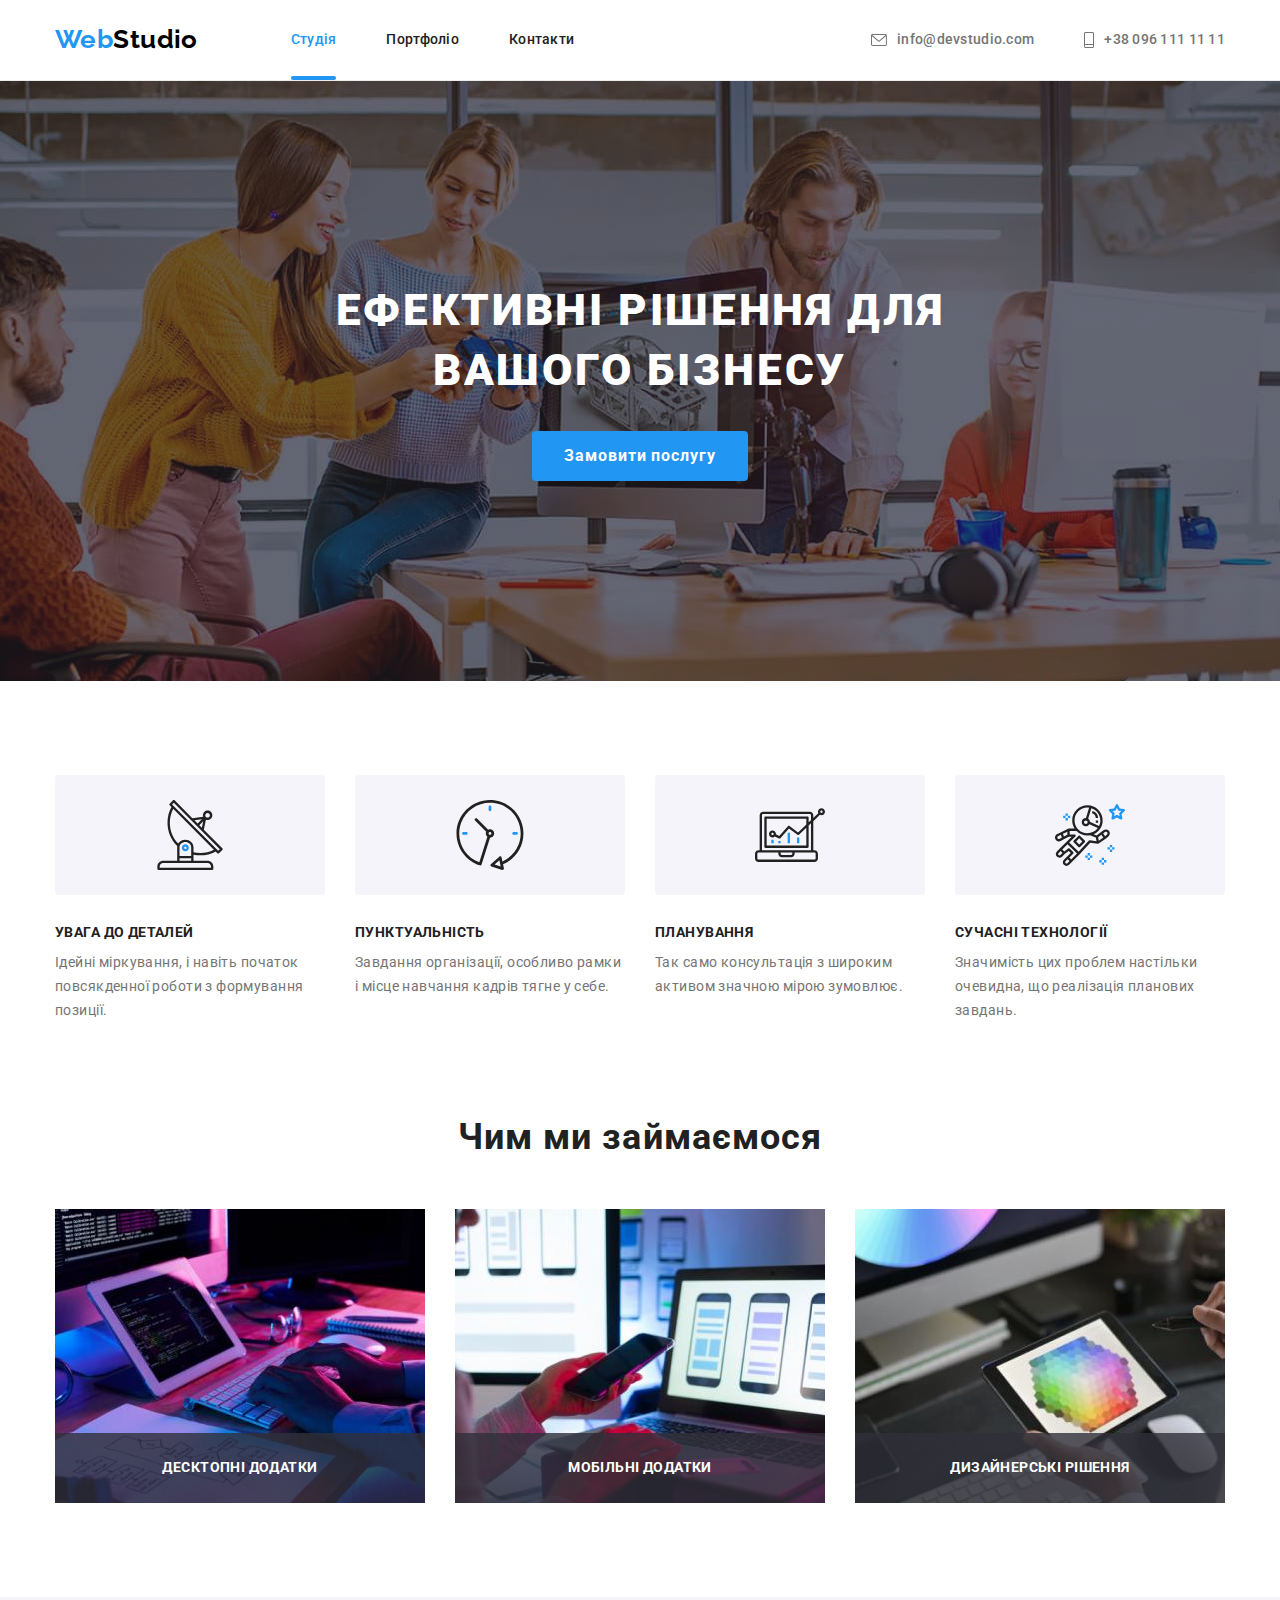
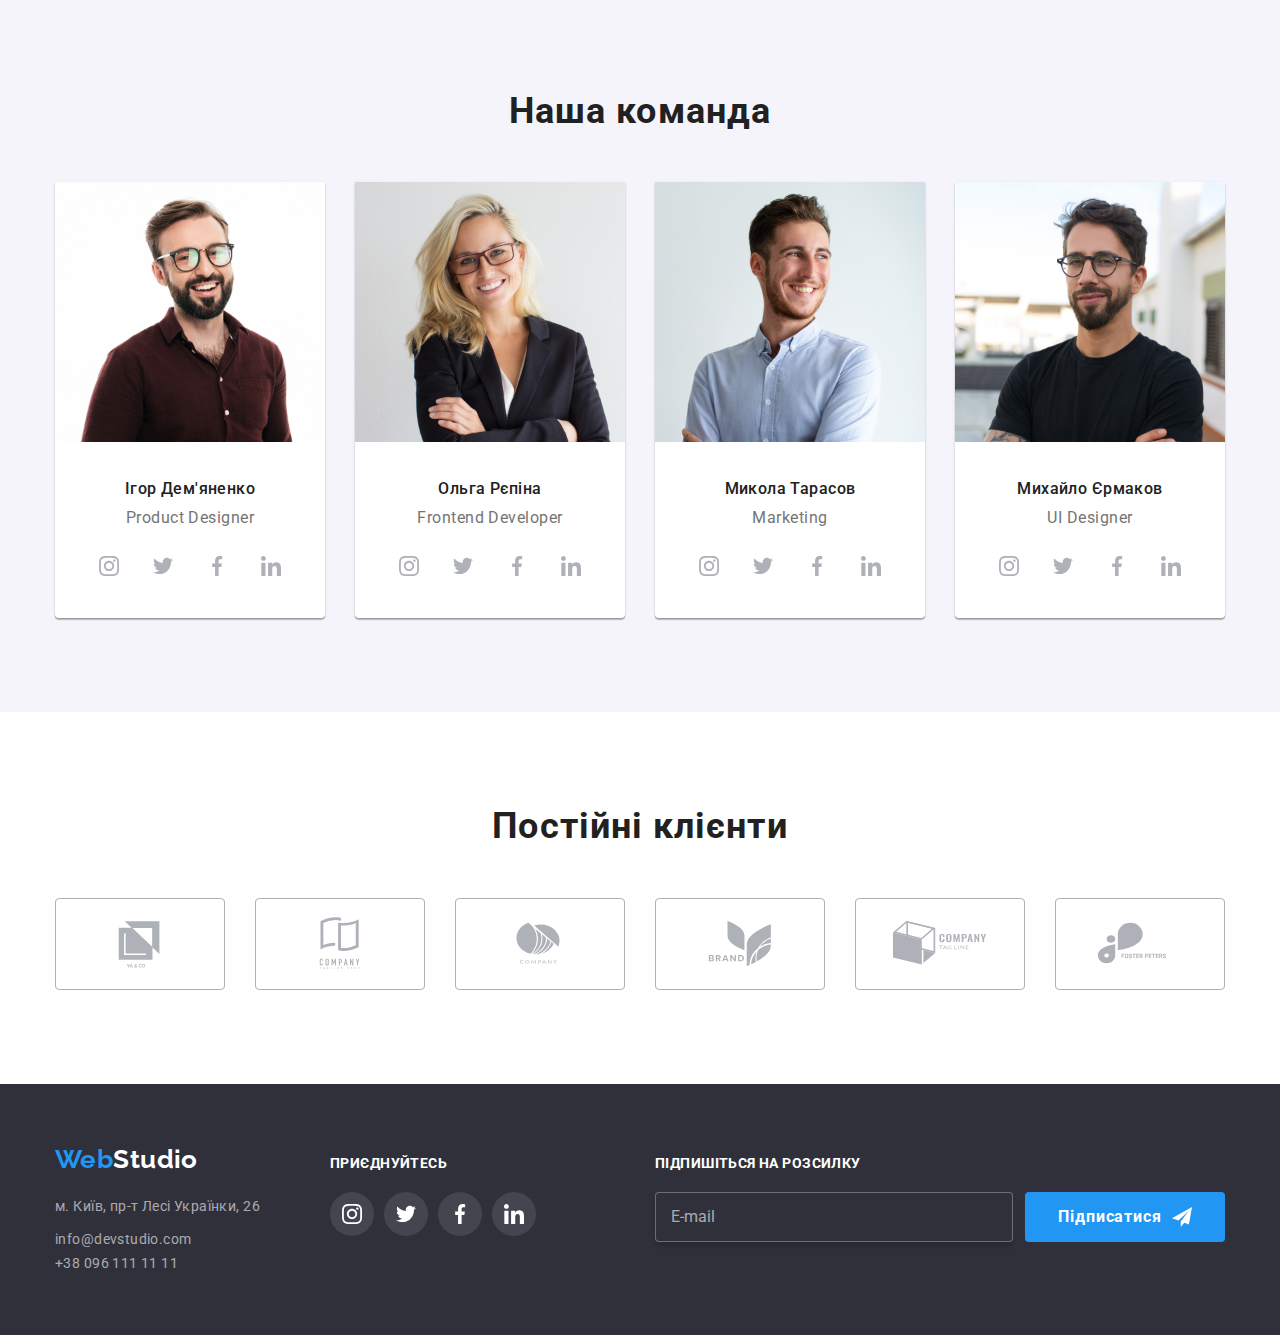
<file: index.html>
<!DOCTYPE html>
<html lang="uk">
  <head>
    <meta charset="UTF-8" />
    <meta http-equiv="X-UA-Compatible" content="IE=edge" />
    <meta name="viewport" content="width=device-width, initial-scale=1.0" />
    <title>WebStudio</title>
    <link rel="preconnect" href="https://fonts.googleapis.com" />
    <link rel="preconnect" href="https://fonts.gstatic.com" crossorigin />
    <link
      href="https://fonts.googleapis.com/css2?family=Raleway:wght@700&family=Roboto:wght@400;500;700;900&display=swap"
      rel="stylesheet"
    />
    <link
      rel="stylesheet"
      href="https://cdnjs.cloudflare.com/ajax/libs/modern-normalize/1.1.0/modern-normalize.min.css"
    />
    <link rel="stylesheet" href="./css/main.min.css" />
  </head>
  <body>
    <header class="header">
      <div class="container main-nav">
        <nav class="navigation">
          <a href="./index.html" class="navigation__logo"
            >Web<span class="nav-color">Studio</span></a
          >
          <ul class="nav-list list">
            <li class="nav-list__item">
              <div class="nav-list__line">
                <a href="./index.html" class="nav-list__link nav-list__studio">Студія</a>
              </div>
            </li>

            <li class="nav-list__item">
              <div class="">
                <a href="./portfolio.html" class="nav-list__link">Портфоліо</a>
              </div>
            </li>

            <li class="nav-list__item">
              <div class=""><a href="" class="nav-list__link">Контакти</a></div>
            </li>
          </ul>
        </nav>

        <ul class="auth-list list">
          <li class="auth-list__item">
            <a href="mailto:info@devstudio.com" class="auth-list__link">
              <svg class="mail-icon">
                <use href="./img/sprites.svg#icon-mail"></use>
              </svg>
              info@devstudio.com</a
            >
          </li>
          <li class="auth-list__item">
            <a href="tel:+380961111111" class="auth-list__link link-mob">
              <svg class="mob-icon">
                <use href="./img/sprites.svg#icon-mob"></use>
              </svg>
              +38 096 111 11 11</a
            >
          </li>
        </ul>
      </div>
    </header>

    <main>
      <!-- Site Title-->
      <section class="main-section main-section--background">
        <div class="container">
          <h1 class="section-title">Ефективні рішення для вашого бізнесу</h1>
          <button type="button" class="section-title__button" data-modal-open>
            Замовити послугу
          </button>
        </div>
      </section>

      <!-- Our advantages -->
      <section class="section-advantages section">
        <h2 class="advantages-title visually-hidden">Нашi переваги</h2>
        <div class="container">
          <ul class="advantages-list list">
            <li class="advantages-list__item">
              <div class="advantages-list__logo">
                <svg class="advantages-list__icon">
                  <use href="./img/sprites.svg#icon-antenna"></use>
                </svg>
              </div>

              <h3 class="advantages-list__title">УВАГА ДО ДЕТАЛЕЙ</h3>
              <p>Ідейні міркування, і навіть початок повсякденної роботи з формування позиції.</p>
            </li>
            <li class="advantages-list__item">
              <div class="advantages-list__logo">
                <svg class="advantages-list__icon">
                  <use href="./img/sprites.svg#icon-clock"></use>
                </svg>
              </div>

              <h3 class="advantages-list__title">ПУНКТУАЛЬНІСТЬ</h3>
              <p class="advantages-text">
                Завдання організації, особливо рамки і місце навчання кадрів тягне у себе.
              </p>
            </li>
            <li class="advantages-list__item">
              <div class="advantages-list__logo">
                <svg class="advantages-list__icon">
                  <use href="./img/sprites.svg#icon-diagram"></use>
                </svg>
              </div>

              <h3 class="advantages-list__title">ПЛАНУВАННЯ</h3>
              <p>Так само консультація з широким активом значною мірою зумовлює.</p>
            </li>
            <li class="advantages-list__item">
              <div class="advantages-list__logo">
                <svg class="advantages-list__icon">
                  <use href="./img/sprites.svg#icon-astronaut"></use>
                </svg>
              </div>

              <h3 class="advantages-list__title">СУЧАСНІ ТЕХНОЛОГІЇ</h3>
              <p>Значимість цих проблем настільки очевидна, що реалізація планових завдань.</p>
            </li>
          </ul>
        </div>
      </section>

      <!--What we are doing-->
      <section class="section-information section">
        <div class="container">
          <h2 class="title">Чим ми займаємося</h2>

          <ul class="list-img list">
            <li class="list-img__item">
              <div class="list-img__text">
                <img
                  src="./img/tablet1.jpg"
                  alt="Робота з планшетом"
                  width="370"
                  class="list-img__img"
                />
                <div class="img-description">
                  <p class="img-description__text">Десктопні додатки</p>
                </div>
              </div>
            </li>
            <li class="list-img__item">
              <div class="list-img__text">
                <img
                  src="./img/tablet2.jpg"
                  alt="Робота з ноутбуком"
                  width="370"
                  class="list-img__img"
                />
                <div class="img-description">
                  <p class="img-description__text">Мобільні додатки</p>
                </div>
              </div>
            </li>
            <li class="list-img__item">
              <div class="list-img__text">
                <img
                  src="./img/tablet3.jpg"
                  alt="Малювання на планшетi"
                  width="370"
                  class="list-img__img"
                />
                <div class="img-description">
                  <p class="img-description__text">Дизайнерські рішення</p>
                </div>
              </div>
            </li>
          </ul>
        </div>
      </section>

      <!--Our team-->

      <section class="section-team section">
        <div class="container">
          <h2 class="title">Наша команда</h2>

          <ul class="list-team list">
            <li class="list-team__cards">
              <img src="./img/Our-team1.jpg" alt="Чоловiк у коричневiй сорочцi" width="270" />

              <div class="wrap">
                <h3 class="list-team__title item">Ігор Дем'яненко</h3>
                <p class="list-team__description item">Product Designer</p>

                <ul class="social-list list">
                  <li class="social-list__item">
                    <a href="https://www.instagram.com/" class="social-list__links">
                      <svg class="social-list__icon">
                        <use href="./img/sprites.svg#icon-instagram"></use>
                      </svg>
                    </a>
                  </li>
                  <li class="social-list__item">
                    <a href="https://twitter.com/" class="social-list__links">
                      <svg class="social-list__icon">
                        <use href="./img/sprites.svg#icon-twitter"></use>
                      </svg>
                    </a>
                  </li>
                  <li class="social-list__item">
                    <a href="https://www.facebook.com/" class="social-list__links">
                      <svg class="social-list__icon">
                        <use href="./img/sprites.svg#icon-facebook"></use>
                      </svg>
                    </a>
                  </li>
                  <li class="social-list__item">
                    <a href="https://www.linkedin.com/" class="social-list__links">
                      <svg class="social-list__icon">
                        <use href="./img/sprites.svg#icon-linkedin"></use>
                      </svg>
                    </a>
                  </li>
                </ul>
              </div>
            </li>

            <li class="list-team__cards">
              <img src="./img/Our-team2.jpg" alt="Жiнка у чорному пiджаку" width="270" />

              <div class="wrap">
                <h3 class="list-team__title item">Ольга Рєпіна</h3>
                <p class="list-team__description item">Frontend Developer</p>

                <ul class="social-list list list">
                  <li class="social-list__item">
                    <a href="https://www.instagram.com/" class="social-list__links">
                      <svg class="social-list__icon">
                        <use href="./img/sprites.svg#icon-instagram"></use>
                      </svg>
                    </a>
                  </li>
                  <li class="social-list__item">
                    <a href="https://twitter.com/" class="social-list__links">
                      <svg class="social-list__icon">
                        <use href="./img/sprites.svg#icon-twitter"></use>
                      </svg>
                    </a>
                  </li>
                  <li class="social-list__item">
                    <a href="https://www.facebook.com/" class="social-list__links">
                      <svg class="social-list__icon">
                        <use href="./img/sprites.svg#icon-facebook"></use>
                      </svg>
                    </a>
                  </li>
                  <li class="social-list__item">
                    <a href="https://www.linkedin.com/" class="social-list__links">
                      <svg class="social-list__icon">
                        <use href="./img/sprites.svg#icon-linkedin"></use>
                      </svg>
                    </a>
                  </li>
                </ul>
              </div>
            </li>

            <li class="list-team__cards">
              <img src="./img/Our-team3.jpg" alt="Чоловiк у бiлой сорочцi" width="270" />

              <div class="wrap">
                <h3 class="list-team__title item">Микола Тарасов</h3>
                <p class="list-team__description item">Marketing</p>

                <ul class="social-list list list">
                  <li class="social-list__item">
                    <a href="https://www.instagram.com/" class="social-list__links">
                      <svg class="social-list__icon">
                        <use href="./img/sprites.svg#icon-instagram"></use>
                      </svg>
                    </a>
                  </li>
                  <li class="social-list__item">
                    <a href="https://twitter.com/" class="social-list__links">
                      <svg class="social-list__icon">
                        <use href="./img/sprites.svg#icon-twitter"></use>
                      </svg>
                    </a>
                  </li>
                  <li class="social-list__item">
                    <a href="https://www.facebook.com/" class="social-list__links">
                      <svg class="social-list__icon">
                        <use href="./img/sprites.svg#icon-facebook"></use>
                      </svg>
                    </a>
                  </li>
                  <li class="social-list__item">
                    <a href="https://www.linkedin.com/" class="social-list__links">
                      <svg class="social-list__icon">
                        <use href="./img/sprites.svg#icon-linkedin"></use>
                      </svg>
                    </a>
                  </li>
                </ul>
              </div>
            </li>

            <li class="list-team__cards">
              <img src="./img/Our-team4.jpg" alt="Чоловiк у чорнiй футболцi" width="270" />

              <div class="wrap">
                <h3 class="list-team__title item">Михайло Єрмаков</h3>
                <p class="list-team__description item">UI Designer</p>

                <ul class="social-list list list">
                  <li class="social-list__item">
                    <a href="https://www.instagram.com/" class="social-list__links">
                      <svg class="social-list__icon">
                        <use href="./img/sprites.svg#icon-instagram"></use>
                      </svg>
                    </a>
                  </li>
                  <li class="social-list__item">
                    <a href="https://twitter.com/" class="social-list__links">
                      <svg class="social-list__icon">
                        <use href="./img/sprites.svg#icon-twitter"></use>
                      </svg>
                    </a>
                  </li>
                  <li class="social-list__item">
                    <a href="https://www.facebook.com/" class="social-list__links">
                      <svg class="social-list__icon">
                        <use href="./img/sprites.svg#icon-facebook"></use>
                      </svg>
                    </a>
                  </li>
                  <li class="social-list__item">
                    <a href="https://www.linkedin.com/" class="social-list__links">
                      <svg class="social-list__icon">
                        <use href="./img/sprites.svg#icon-linkedin"></use>
                      </svg>
                    </a>
                  </li>
                </ul>
              </div>
            </li>
          </ul>
        </div>
      </section>

      <!-- Partners -->

      <section class="section">
        <div class="container">
          <h2 class="title">Постійні клієнти</h2>

          <ul class="list-partners list">
            <li class="list-partners__item">
              <a href="" class="list-partners__links">
                <svg class="icon-partners">
                  <use href="./img/sprites.svg#icon-Logo1"></use>
                </svg>
              </a>
            </li>
            <li class="list-partners__item">
              <a href="" class="list-partners__links"
                ><svg class="icon-partners">
                  <use href="./img/sprites.svg#icon-Logo2"></use></svg
              ></a>
            </li>
            <li class="list-partners__item">
              <a href="" class="list-partners__links"
                ><svg class="icon-partners">
                  <use href="./img/sprites.svg#icon-Logo3"></use></svg
              ></a>
            </li>
            <li class="list-partners__item">
              <a href="" class="list-partners__links"
                ><svg class="icon-partners">
                  <use href="./img/sprites.svg#icon-Logo4"></use></svg
              ></a>
            </li>
            <li class="list-partners__item">
              <a href="" class="list-partners__links"
                ><svg class="icon-partners">
                  <use href="./img/sprites.svg#icon-Logo5"></use></svg
              ></a>
            </li>
            <li class="list-partners__item">
              <a href="" class="list-partners__links"
                ><svg class="icon-partners">
                  <use href="./img/sprites.svg#icon-Logo6"></use></svg
              ></a>
            </li>
          </ul>
        </div>
      </section>
    </main>

    <!--Address-->
    <footer class="main-section footer">
      <div class="container footer-wrapper">
        <div class="address-wrapper">
          <a href="./index.html" class="navigation__logo main-section__logo"
            >Web<span class="address-color">Studio</span></a
          >

          <address>
            <ul class="list-address list">
              <li class="list-address__item">
                <a
                  href="https://goo.gl/maps/fLpn6MvoGNUkyfBc7"
                  target="_blank"
                  rel="noopener noreferrer"
                  class="list-address__link"
                  >м. Київ, пр-т Лесі Українки, 26</a
                >
              </li>
              <li class="list-address__item">
                <a href="mailto:info@devstudio.com" class="list-address__link"
                  >info@devstudio.com</a
                >
              </li>
              <li class="list-address__item">
                <a href="tel:+380961111111" class="list-address__link">+38 096 111 11 11</a>
              </li>
            </ul>
          </address>
        </div>

        <div>
          <p class="social-description">приєднуйтесь</p>

          <ul class="social-list list">
            <li class="social-list__item">
              <a href="https://www.instagram.com/" class="social-list__links footer-icons">
                <svg class="social-list__icon icon-socials">
                  <use href="./img/sprites.svg#icon-instagram"></use>
                </svg>
              </a>
            </li>
            <li class="social-list__item">
              <a href="https://twitter.com/" class="social-list__links footer-icons">
                <svg class="social-list__icon icon-socials">
                  <use href="./img/sprites.svg#icon-twitter"></use>
                </svg>
              </a>
            </li>
            <li class="social-list__item">
              <a href="https://www.facebook.com/" class="social-list__links footer-icons">
                <svg class="social-list__icon icon-socials">
                  <use href="./img/sprites.svg#icon-facebook"></use>
                </svg>
              </a>
            </li>
            <li class="social-list__item">
              <a href="https://www.linkedin.com/" class="social-list__links footer-icons">
                <svg class="social-list__icon icon-socials">
                  <use href="./img/sprites.svg#icon-linkedin"></use>
                </svg>
              </a>
            </li>
          </ul>
        </div>

        <form class="form-subscribe">
          <p class="social-description">Підпишіться на розсилку</p>
          <div class="form-subscribe__container">
            <input
              type="email"
              name="email"
              id="email"
              placeholder="E-mail"
              class="form-subscribe__input"
            />

            <button type="submit" class="button-subscribe section-title__button">
              Підписатися
              <svg class="button-subscribe__icon">
                <use href="./img/sprites.svg#icon-telegram"></use>
              </svg>
            </button>
          </div>
        </form>
      </div>
    </footer>

    <div class="backdrop is-hidden" data-modal>
      <div class="modal">
        <form class="form">
          <p class="modal-title">Залиште свої дані, ми вам передзвонимо</p>

          <label for="name" class="form__label">Ім'я</label>
          <div class="form-wrap">
            <input type="text" name="name" id="name" class="form__input" />
            <svg class="form-wrap__name form-wrap__svg">
              <use href="./img/sprites.svg#icon-name"></use>
            </svg>
          </div>

          <label for="tel" class="form__label">Телефон</label>
          <div class="form-wrap">
            <input type="tel" name="tel" id="tel" class="form__input" />
            <svg class="form-wrap__telephone form-wrap__svg">
              <use href="./img/sprites.svg#icon-telephone"></use>
            </svg>
          </div>

          <label for="email-form" class="form__label">Пошта</label>
          <div class="form-wrap">
            <input type="email" name="email" id="email-form" class="form__input" />
            <svg class="form-wrap__email form-wrap__svg">
              <use href="./img/sprites.svg#icon-email"></use>
            </svg>
          </div>

          <label for="Comment" class="form__label">Коментар</label>
          <textarea
            name="Comment"
            id="Comment"
            placeholder="Введіть текст"
            class="form__textarea"
          ></textarea>

          <div class="accept">
            <input
              type="checkbox"
              id="accept"
              name="accept"
              required
              class="visually-hidden form__input accept__input"
            />

            <label for="accept" class="form__label accept__label">
              <span class="accept__checkbox">
                <svg class="accept__svg">
                  <use href="./img/sprites.svg#icon-tick"></use>
                </svg>
              </span>
              Погоджуюся з розсилкою та приймаю
              <span class="accept-line accept__span"
                ><a href="" class="accept__link">Умови договору</a></span
              >
            </label>
          </div>

          <button type="submit" class="section-title__button form__button">Відправити</button>
        </form>
        <button class="modal-button" data-modal-close>
          <svg class="icon-modal">
            <use href="./img/sprites.svg#icon-close"></use>
          </svg>
        </button>
      </div>
    </div>

    <script src="./modal.js"></script>
  </body>
</html>
</file>
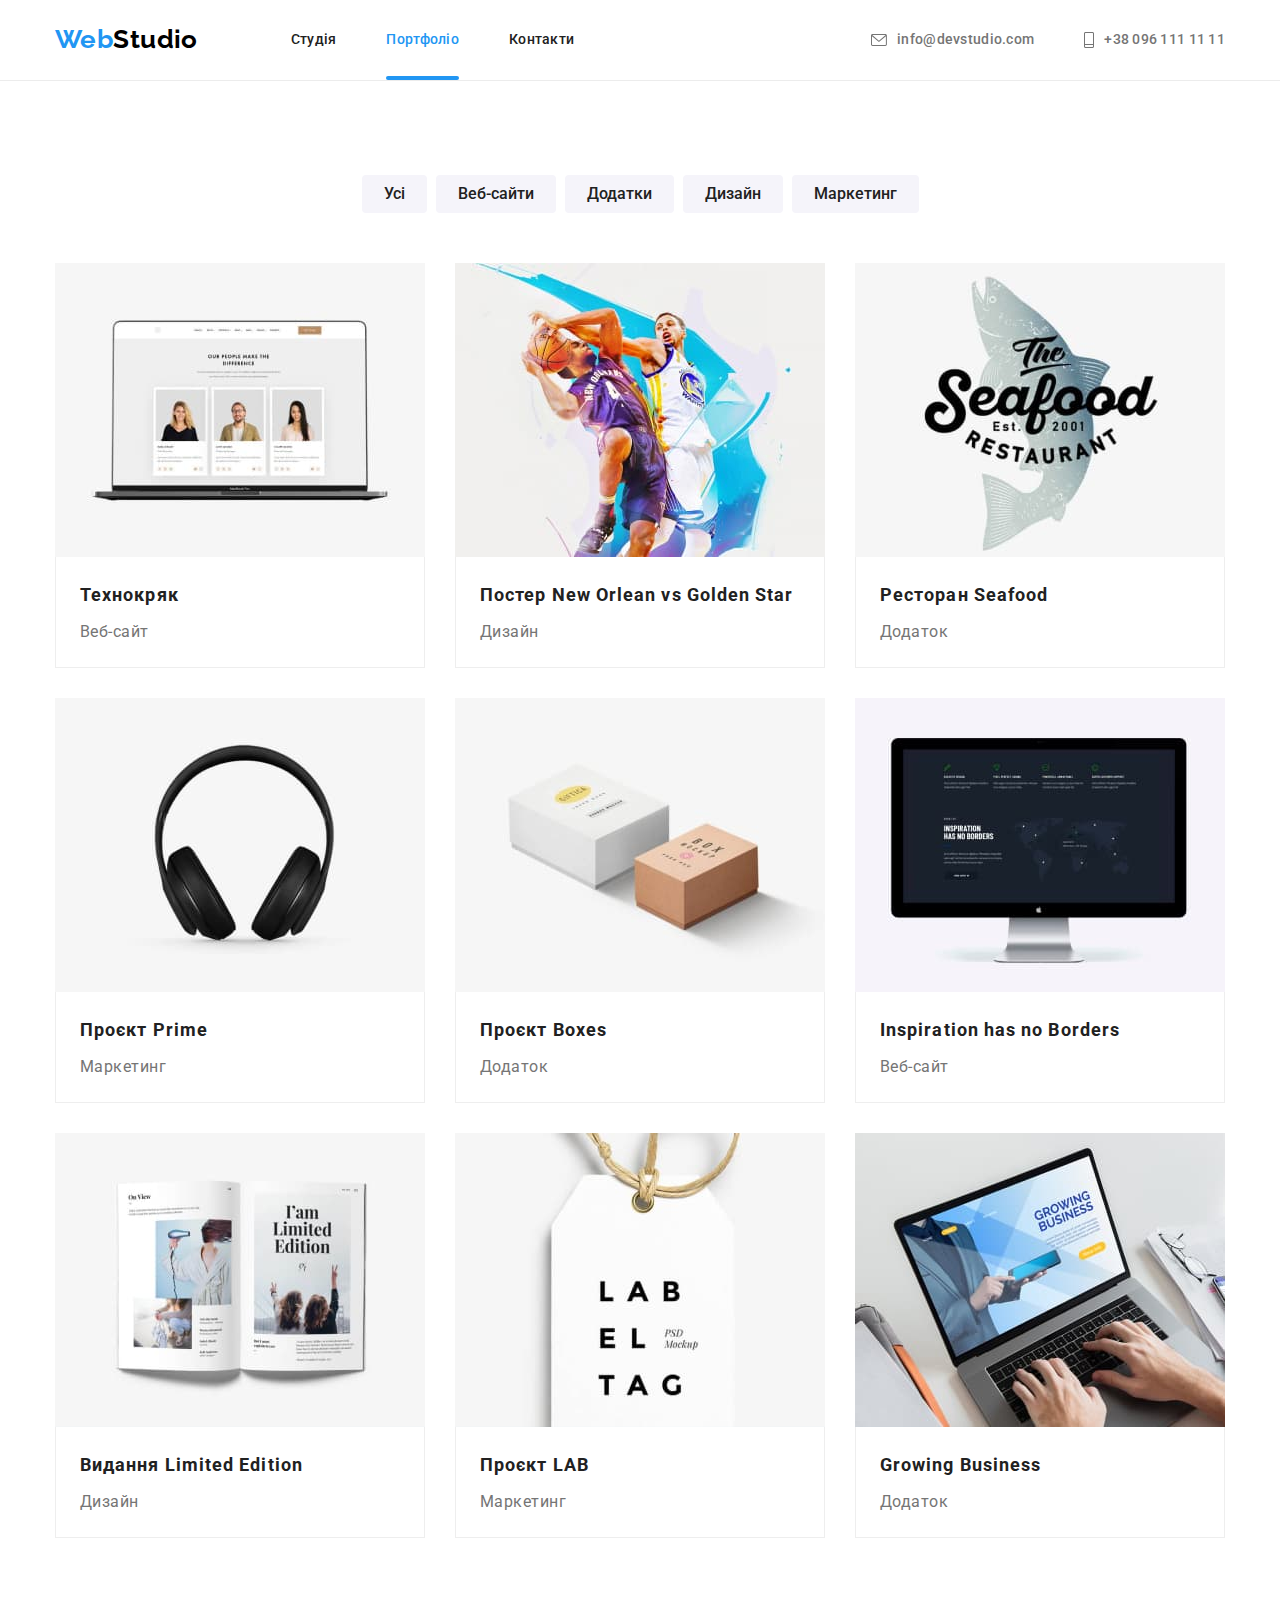
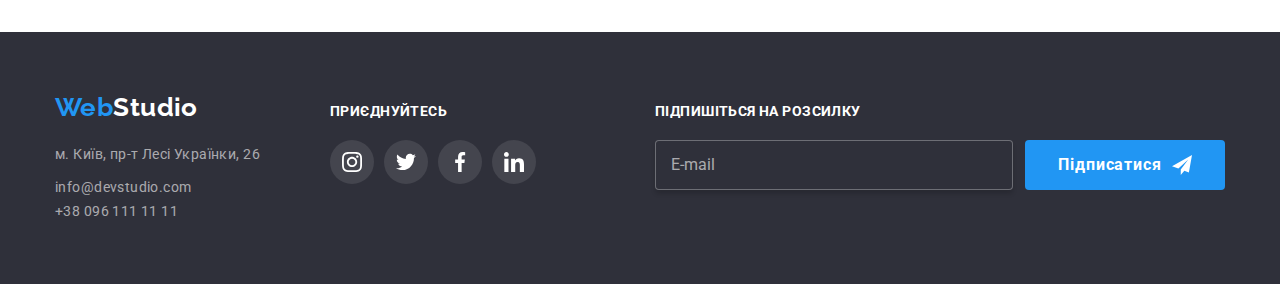
<file: portfolio.html>
<!DOCTYPE html>
<html lang="uk">
  <head class="header">
    <meta charset="UTF-8" />
    <meta http-equiv="X-UA-Compatible" content="IE=edge" />
    <meta name="viewport" content="width=device-width, initial-scale=1.0" />
    <title>WebStudio</title>
    <link rel="preconnect" href="https://fonts.googleapis.com" />
    <link rel="preconnect" href="https://fonts.gstatic.com" crossorigin />
    <link
      href="https://fonts.googleapis.com/css2?family=Raleway:wght@700&family=Roboto:wght@400;500;700;900&display=swap"
      rel="stylesheet"
    />
    <link
      rel="stylesheet"
      href="https://cdnjs.cloudflare.com/ajax/libs/modern-normalize/1.1.0/modern-normalize.min.css"
    />
    <link rel="stylesheet" href="./css/main.min.css" />
  </head>

  <body>
    <header class="header">
      <div class="container main-nav">
        <nav class="navigation">
          <a href="./index.html" class="navigation__logo"
            >Web<span class="nav-color">Studio</span></a
          >
          <ul class="nav-list list">
            <li class="nav-list__item">
              <div class="">
                <a href="./index.html" class="nav-list__link">Студія</a>
              </div>
            </li>

            <li class="nav-list__item">
              <div class="nav-list__line">
                <a href="./portfolio.html" class="nav-list__link nav-list__portfolio">Портфоліо</a>
              </div>
            </li>

            <li class="nav-list__item">
              <div class=""><a href="" class="nav-list__link">Контакти</a></div>
            </li>
          </ul>
        </nav>

        <ul class="auth-list list">
          <li class="auth-list__item">
            <a href="mailto:info@devstudio.com" class="auth-list__link">
              <svg class="mail-icon">
                <use href="./img/sprites.svg#icon-mail"></use>
              </svg>
              info@devstudio.com</a
            >
          </li>
          <li class="auth-list__item">
            <a href="tel:+380961111111" class="auth-list__link link-mob">
              <svg class="mob-icon">
                <use href="./img/sprites.svg#icon-mob"></use>
              </svg>
              +38 096 111 11 11</a
            >
          </li>
        </ul>
      </div>
    </header>

    <main>
      <!-- Portfolio -->
      <section class="portfolio-section">
        <h1 class="visually-hidden">Портфолио</h1>
        <div class="container">
          <ul class="list-btn list">
            <li class="item"><button type="button" class="button-filter">Усі</button></li>
            <li class="item"><button type="button" class="button-filter">Веб-сайти</button></li>
            <li class="item"><button type="button" class="button-filter">Додатки</button></li>
            <li class="item"><button type="button" class="button-filter">Дизайн</button></li>
            <li class="item"><button type="button" class="button-filter">Маркетинг</button></li>
          </ul>

          <ul class="work-list list">
            <li class="work-item">
              <a href="" target="_blank" rel="noopener noreferrer" class="list-link">
                <div class="work-wrap-details">
                  <img
                    src="./img/portfolio/portfolio1.jpg"
                    alt="Ноутбук"
                    width="370"
                    class="work-img"
                  />
                  <p class="card-details">
                    Ресурс пропонує комплексні пропозиції з різним рівнем функціоналу та сервісів.
                    Все це дозволить відвідувачу отримати вичерпні відомості про компанію чи
                    приватну особу.
                  </p>
                </div>

                <div class="border">
                  <h2 class="portfolio-title">Технокряк</h2>
                  <p class="portfolio-text">Веб-сайт</p>
                </div>
              </a>
            </li>

            <li class="work-item">
              <a href="" target="_blank" rel="noopener noreferrer" class="list-link"
                ><div class="work-wrap-details">
                  <img
                    src="./img/portfolio/portfolio2.jpg"
                    alt="Баскетболисти"
                    width="370"
                    class="work-img"
                  />
                  <p class="card-details">
                    Ресурс пропонує комплексні пропозиції з різним рівнем функціоналу та сервісів.
                    Все це дозволить відвідувачу отримати вичерпні відомості про компанію чи
                    приватну особу.
                  </p>
                </div>
                <div class="border">
                  <h2 class="portfolio-title">Постер New Orlean vs Golden Star</h2>
                  <p class="portfolio-text">Дизайн</p>
                </div>
              </a>
            </li>
            <li class="work-item">
              <a href="" target="_blank" rel="noopener noreferrer" class="list-link"
                ><div class="work-wrap-details">
                  <img
                    src="./img/portfolio/portfolio3.jpg"
                    alt="Риба"
                    width="370"
                    class="work-img"
                  />
                  <p class="card-details">
                    Ресурс пропонує комплексні пропозиції з різним рівнем функціоналу та сервісів.
                    Все це дозволить відвідувачу отримати вичерпні відомості про компанію чи
                    приватну особу.
                  </p>
                </div>
                <div class="border">
                  <h2 class="portfolio-title">Ресторан Seafood</h2>
                  <p class="portfolio-text">Додаток</p>
                </div>
              </a>
            </li>
            <li class="work-item">
              <a href="" target="_blank" rel="noopener noreferrer" class="list-link">
                <div class="work-wrap-details">
                  <img
                    src="./img/portfolio/portfolio4.jpg"
                    alt="Навушники"
                    width="370"
                    class="work-img"
                  />
                  <p class="card-details">
                    Ресурс пропонує комплексні пропозиції з різним рівнем функціоналу та сервісів.
                    Все це дозволить відвідувачу отримати вичерпні відомості про компанію чи
                    приватну особу.
                  </p>
                </div>
                <div class="border">
                  <h2 class="portfolio-title">Проєкт Prime</h2>
                  <p class="portfolio-text">Маркетинг</p>
                </div>
              </a>
            </li>
            <li class="work-item">
              <a href="" target="_blank" rel="noopener noreferrer" class="list-link"
                ><div class="work-wrap-details">
                  <img
                    src="./img/portfolio/portfolio5.jpg"
                    alt="Коробки"
                    width="370"
                    class="work-img"
                  />
                  <p class="card-details">
                    Ресурс пропонує комплексні пропозиції з різним рівнем функціоналу та сервісів.
                    Все це дозволить відвідувачу отримати вичерпні відомості про компанію чи
                    приватну особу.
                  </p>
                </div>
                <div class="border">
                  <h2 class="portfolio-title">Проєкт Boxes</h2>
                  <p class="portfolio-text">Додаток</p>
                </div>
              </a>
            </li>
            <li class="work-item">
              <a href="" target="_blank" rel="noopener noreferrer" class="list-link"
                ><div class="work-wrap-details">
                  <img
                    src="./img/portfolio/portfolio6.jpg"
                    alt="Компьютер"
                    width="370"
                    class="work-img"
                  />
                  <p class="card-details">
                    Ресурс пропонує комплексні пропозиції з різним рівнем функціоналу та сервісів.
                    Все це дозволить відвідувачу отримати вичерпні відомості про компанію чи
                    приватну особу.
                  </p>
                </div>
                <div class="border">
                  <h2 class="portfolio-title">Inspiration has no Borders</h2>
                  <p class="portfolio-text">Веб-сайт</p>
                </div>
              </a>
            </li>
            <li class="work-item">
              <a href="" target="_blank" rel="noopener noreferrer" class="list-link"
                ><div class="work-wrap-details">
                  <img
                    src="./img/portfolio/portfolio7.jpg"
                    alt="Книга"
                    width="370"
                    class="work-img"
                  />
                  <p class="card-details">
                    Ресурс пропонує комплексні пропозиції з різним рівнем функціоналу та сервісів.
                    Все це дозволить відвідувачу отримати вичерпні відомості про компанію чи
                    приватну особу.
                  </p>
                </div>
                <div class="border">
                  <h2 class="portfolio-title">Видання Limited Edition</h2>
                  <p class="portfolio-text">Дизайн</p>
                </div>
              </a>
            </li>
            <li class="work-item">
              <a href="" target="_blank" rel="noopener noreferrer" class="list-link"
                ><div class="work-wrap-details">
                  <img
                    src="./img/portfolio/portfolio8.jpg"
                    alt="Этiкетка"
                    width="370"
                    class="work-img"
                  />
                  <p class="card-details">
                    Ресурс пропонує комплексні пропозиції з різним рівнем функціоналу та сервісів.
                    Все це дозволить відвідувачу отримати вичерпні відомості про компанію чи
                    приватну особу.
                  </p>
                </div>
                <div class="border">
                  <h2 class="portfolio-title">Проєкт LAB</h2>
                  <p class="portfolio-text">Маркетинг</p>
                </div>
              </a>
            </li>
            <li class="work-item">
              <a href="" target="_blank" rel="noopener noreferrer" class="list-link"
                ><div class="work-wrap-details">
                  <img
                    src="./img/portfolio/portfolio9.jpg"
                    alt="Ноутбук"
                    width="370"
                    class="work-img"
                  />
                  <p class="card-details">
                    Ресурс пропонує комплексні пропозиції з різним рівнем функціоналу та сервісів.
                    Все це дозволить відвідувачу отримати вичерпні відомості про компанію чи
                    приватну особу.
                  </p>
                </div>
                <div class="border">
                  <h2 class="portfolio-title">Growing Business</h2>
                  <p class="portfolio-text">Додаток</p>
                </div>
              </a>
            </li>
          </ul>
        </div>
      </section>
    </main>

    <!--Address-->
    <footer class="main-section footer">
      <div class="container footer-wrapper">
        <div class="address-wrapper">
          <a href="./index.html" class="navigation__logo main-section__logo"
            >Web<span class="address-color">Studio</span></a
          >

          <address>
            <ul class="list-address list">
              <li class="list-address__item">
                <a
                  href="https://goo.gl/maps/fLpn6MvoGNUkyfBc7"
                  target="_blank"
                  rel="noopener noreferrer"
                  class="list-address__link"
                  >м. Київ, пр-т Лесі Українки, 26</a
                >
              </li>
              <li class="list-address__item">
                <a href="mailto:info@devstudio.com" class="list-address__link"
                  >info@devstudio.com</a
                >
              </li>
              <li class="list-address__item">
                <a href="tel:+380961111111" class="list-address__link">+38 096 111 11 11</a>
              </li>
            </ul>
          </address>
        </div>

        <div>
          <p class="social-description">приєднуйтесь</p>

          <ul class="social-list list">
            <li class="social-list__item">
              <a href="https://www.instagram.com/" class="social-list__links footer-icons">
                <svg class="social-list__icon icon-socials">
                  <use href="./img/sprites.svg#icon-instagram"></use>
                </svg>
              </a>
            </li>
            <li class="social-list__item">
              <a href="https://twitter.com/" class="social-list__links footer-icons">
                <svg class="social-list__icon icon-socials">
                  <use href="./img/sprites.svg#icon-twitter"></use>
                </svg>
              </a>
            </li>
            <li class="social-list__item">
              <a href="https://www.facebook.com/" class="social-list__links footer-icons">
                <svg class="social-list__icon icon-socials">
                  <use href="./img/sprites.svg#icon-facebook"></use>
                </svg>
              </a>
            </li>
            <li class="social-list__item">
              <a href="https://www.linkedin.com/" class="social-list__links footer-icons">
                <svg class="social-list__icon icon-socials">
                  <use href="./img/sprites.svg#icon-linkedin"></use>
                </svg>
              </a>
            </li>
          </ul>
        </div>

        <form class="form-subscribe">
          <p class="social-description">Підпишіться на розсилку</p>
          <div class="form-subscribe__container">
            <input
              type="email"
              name="email"
              id="email"
              placeholder="E-mail"
              class="form-subscribe__input"
            />

            <button type="submit" class="button-subscribe section-title__button">
              Підписатися
              <svg class="button-subscribe__icon">
                <use href="./img/sprites.svg#icon-telegram"></use>
              </svg>
            </button>
          </div>
        </form>
      </div>
    </footer>
  </body>
</html>
</file>
<file: css/main.min.css>
:root{--primary-text-color: #757575;--title-text-color: #212121;--accent-text-color: #2196f3;--primary-background-color: #ffffff;--secondary-background-color: #f5f4fa;--secondary-background-studio: #2f303a;--secondary-text-color: #000000;--icon-color: #afb1b8;--header-border-color: #ececec;--secondary-link-color: rgba(255, 255, 255, 0.6);--fill-svg-color: #000000}.visually-hidden{position:absolute;white-space:nowrap;width:1px;height:1px;overflow:hidden;border:0;padding:0;clip:rect(0 0 0 0);-webkit-clip-path:inset(50%);clip-path:inset(50%);margin:-1px}.section{padding-top:94px;padding-bottom:94px}.container{width:1200px;margin:0 auto;padding-left:15px;padding-right:15px}.header{border-bottom:1px solid var(--header-border-color)}h1,h2,h3,h4,h5,h6,ul,p{margin-top:0;margin-bottom:0}.list{list-style:none}body{background-color:var(--primary-background-color);color:var(--primary-text-color);font-family:Roboto,sans-serif;font-size:14px;line-height:1.71;letter-spacing:.03em}.title{color:var(--title-text-color);font-weight:700;font-size:36px;line-height:1.16;text-align:center;letter-spacing:.03em;margin-bottom:50px}.navigation__logo{color:var(--accent-text-color);font-family:Raleway,sans-serif;font-weight:700;font-size:26px;line-height:1.19;text-decoration:none;display:block;padding-top:24px;padding-bottom:24px;margin-right:93px}.main-nav{display:-webkit-box;display:-ms-flexbox;display:flex}.nav-list__line{position:relative}.nav-list__line::after{position:absolute;content:"";width:100%;height:4px;bottom:0;background:var(--accent-text-color);border-radius:2px}.nav-color{color:var(--secondary-text-color)}.navigation{display:-webkit-box;display:-ms-flexbox;display:flex}.nav-list{display:-webkit-box;display:-ms-flexbox;display:flex;padding-left:0}.nav-list__item:not(:last-child){margin-right:50px}.nav-list__link{color:var(--title-text-color);font-weight:500;font-size:14px;line-height:1.14;letter-spacing:.02em;display:block;padding-top:32px;padding-bottom:32px;text-decoration:none;-webkit-transition:color 250ms cubic-bezier(0.4, 0, 0.2, 1);transition:color 250ms cubic-bezier(0.4, 0, 0.2, 1)}.nav-list__link:hover,.nav-list__link:focus{color:var(--accent-text-color)}.nav-list__studio{color:var(--accent-text-color)}.nav-list__portfolio{color:var(--accent-text-color)}.auth-list{display:-webkit-box;display:-ms-flexbox;display:flex;padding-left:0;margin-left:auto;-webkit-box-align:center;-ms-flex-align:center;align-items:center}.auth-list__item{display:-webkit-box;display:-ms-flexbox;display:flex;-webkit-box-align:center;-ms-flex-align:center;align-items:center;padding:0;margin-left:0}.auth-list__item:not(:last-child){margin-right:50px}.auth-list__link{color:var(--primary-text-color);font-weight:500;font-size:14px;line-height:1.14;letter-spacing:.02em;display:-webkit-box;display:-ms-flexbox;display:flex;padding-top:32px;padding-bottom:32px;-webkit-box-align:center;-ms-flex-align:center;align-items:center;text-decoration:none;-webkit-transition:color 250ms cubic-bezier(0.4, 0, 0.2, 1);transition:color 250ms cubic-bezier(0.4, 0, 0.2, 1)}.auth-list__link:hover,.auth-list__link:focus{color:var(--accent-text-color)}.mail-icon{width:16px;height:12px;margin-right:10px;fill:currentColor;-webkit-transition:fill 250ms cubic-bezier(0.4, 0, 0.2, 1);transition:fill 250ms cubic-bezier(0.4, 0, 0.2, 1)}.mob-icon{width:10px;height:16px;margin-right:10px;fill:currentColor;-webkit-transition:fill 250ms cubic-bezier(0.4, 0, 0.2, 1);transition:fill 250ms cubic-bezier(0.4, 0, 0.2, 1)}.link-mob:hover svg{fill:var(--accent-text-color)}.link-mail:hover svg{fill:var(--accent-text-color)}.main-section{padding:200px 0;text-align:center}.main-section--background{background-image:-webkit-gradient(linear, left top, left bottom, from(rgba(47, 48, 58, 0.4)), to(rgba(47, 48, 58, 0.4))),url(../img/background/background1.jpg);background-image:linear-gradient(rgba(47, 48, 58, 0.4), rgba(47, 48, 58, 0.4)),url(../img/background/background1.jpg);background-repeat:no-repeat;background-position:center;max-width:1600px;min-height:600px;margin:0 auto}.section-title{color:var(--primary-background-color);font-weight:900;font-size:44px;line-height:1.36;text-align:center;letter-spacing:.06em;text-transform:uppercase;width:696px;margin-left:auto;margin-right:auto;margin-bottom:30px}.section-title__button{background:var(--accent-text-color);color:var(--primary-background-color);font-family:inherit;font-weight:700;font-size:16px;text-align:center;line-height:1.88;letter-spacing:.06em;cursor:pointer;border-radius:4px;min-width:216px;padding:10px 32px;border:none;-webkit-transition:background-color 250ms,-webkit-box-shadow 250ms cubic-bezier(0.4, 0, 0.2, 1);transition:background-color 250ms,-webkit-box-shadow 250ms cubic-bezier(0.4, 0, 0.2, 1);transition:background-color 250ms,box-shadow 250ms cubic-bezier(0.4, 0, 0.2, 1);transition:background-color 250ms,box-shadow 250ms cubic-bezier(0.4, 0, 0.2, 1),-webkit-box-shadow 250ms cubic-bezier(0.4, 0, 0.2, 1)}.section-title__button:hover,.section-title__button:focus{background:var(--accent-text-color);-webkit-box-shadow:0px 4px 4px 0px rgba(0,0,0,.15);box-shadow:0px 4px 4px 0px rgba(0,0,0,.15)}.advantages-title{color:var(--title-text-color)}.advantages-list{display:-webkit-box;display:-ms-flexbox;display:flex;padding:0;margin:0}.advantages-list__title{color:var(--title-text-color);font-weight:700;font-size:14px;line-height:1.14;letter-spacing:.03em;text-transform:uppercase}.advantages-list__item:not(:last-child){margin-right:30px}.advantages-list__title{margin-bottom:10px}.advantages-list__logo{background:var(--secondary-background-color);border-radius:4px;width:270px;height:120px;display:-webkit-box;display:-ms-flexbox;display:flex;-webkit-box-align:center;-ms-flex-align:center;align-items:center;-webkit-box-pack:center;-ms-flex-pack:center;justify-content:center;margin-bottom:30px}.advantages-list__icon{width:70px;height:70px}.section-information{padding-top:0}.list-img__img{display:block;margin:0}.list-img{display:-webkit-box;display:-ms-flexbox;display:flex;padding:0}.list-img__item:not(:last-child){margin-right:30px}.list-img__text{position:relative}.img-description{display:-webkit-box;display:-ms-flexbox;display:flex;-webkit-box-align:center;-ms-flex-align:center;align-items:center;-webkit-box-pack:center;-ms-flex-pack:center;justify-content:center;position:absolute;top:0;right:0;-webkit-transform:translateY(224px);transform:translateY(224px);width:100%;height:70px;background:rgba(47,48,58,.8)}.img-description__text{font-weight:700;font-size:14px;line-height:1.14;text-align:center;text-transform:uppercase;color:var(--primary-background-color)}.section-team{background:var(--secondary-background-color)}.wrap{padding-top:30px;padding-bottom:30px}.list-team{display:-webkit-box;display:-ms-flexbox;display:flex;padding:0}.list-team__cards{background:var(--primary-background-color);-webkit-box-shadow:0px 1px 3px rgba(0,0,0,.12),0px 1px 1px rgba(0,0,0,.14),0px 2px 1px rgba(0,0,0,.2);box-shadow:0px 1px 3px rgba(0,0,0,.12),0px 1px 1px rgba(0,0,0,.14),0px 2px 1px rgba(0,0,0,.2);border-radius:0px 0px 4px 4px}.list-team__cards:not(:last-child){margin-right:30px}.list-team__cards .item{text-align:center}.information-title .title{color:var(--title-text-color);font-weight:500;font-size:16px;line-height:1.19;text-align:center;letter-spacing:.03em}.list-team__title{color:var(--title-text-color);font-weight:500;font-size:16px;line-height:1.18;margin-bottom:10px}.list-team__description{font-size:16px;line-height:1.18;letter-spacing:.03em;margin-bottom:16px}.social-list__icon{width:20px;height:20px;fill:var(--icon-color)}.social-list{display:-webkit-box;display:-ms-flexbox;display:flex;padding:0;-webkit-box-pack:center;-ms-flex-pack:center;justify-content:center}.social-list__item:not(:last-child){margin-right:10px}.social-list__links{border-radius:50%;width:44px;height:44px;-webkit-box-align:center;-ms-flex-align:center;align-items:center;display:-webkit-box;display:-ms-flexbox;display:flex;-webkit-box-pack:center;-ms-flex-pack:center;justify-content:center;-webkit-transition:background-color 250ms cubic-bezier(0.4, 0, 0.2, 1);transition:background-color 250ms cubic-bezier(0.4, 0, 0.2, 1)}.social-list__links:hover,.social-list__links:focus{background:var(--accent-text-color)}.social-list__links:hover svg,.social-list__links:focus svg{fill:var(--primary-background-color)}.list-partners{display:-webkit-box;display:-ms-flexbox;display:flex;padding:0;-webkit-box-pack:center;-ms-flex-pack:center;justify-content:center}.list-partners__item:not(:last-child){margin-right:30px}.list-partners__links{fill:var(--icon-color);display:block;border:1px solid var(--icon-color);border-radius:4px;width:170px;height:92px;-webkit-box-align:center;-ms-flex-align:center;align-items:center;-webkit-box-pack:center;-ms-flex-pack:center;justify-content:center;display:-webkit-box;display:-ms-flexbox;display:flex;-webkit-transition:fill 250ms,border 250ms cubic-bezier(0.4, 0, 0.2, 1);transition:fill 250ms,border 250ms cubic-bezier(0.4, 0, 0.2, 1)}.list-partners__links:hover,.list-partners__links:focus{fill:var(--accent-text-color);border:1px solid var(--accent-text-color)}.icon-partners{width:106px;height:60px}.button-subscribe{display:-webkit-box;display:-ms-flexbox;display:flex;-webkit-box-align:center;-ms-flex-align:center;align-items:center;-webkit-box-pack:center;-ms-flex-pack:center;justify-content:center;min-width:200px;padding:10px 28px}.button-subscribe__icon{margin-left:10px;width:20px;height:20px}.form-subscribe{margin-left:auto}.form-subscribe__container{display:-webkit-box;display:-ms-flexbox;display:flex}.form-subscribe__input{width:358px;margin-right:12px;padding:0 15px;border:1px solid rgba(255,255,255,.3);border-radius:4px;-webkit-box-shadow:0 4px 4px 0 rgba(0,0,0,.15);box-shadow:0 4px 4px 0 rgba(0,0,0,.15);background-color:var(--secondary-background-studio);outline:none;-webkit-transition:color 250ms,border 250ms cubic-bezier(0.4, 0, 0.2, 1);transition:color 250ms,border 250ms cubic-bezier(0.4, 0, 0.2, 1)}.form-subscribe__input:focus{color:var(--primary-background-color);border:1px solid var(--primary-background-color)}.form-subscribe__input::-webkit-input-placeholder{font-size:16px;line-height:1.25;color:rgba(255,255,255,.6)}.form-subscribe__input::-moz-placeholder{font-size:16px;line-height:1.25;color:rgba(255,255,255,.6)}.form-subscribe__input:-ms-input-placeholder{font-size:16px;line-height:1.25;color:rgba(255,255,255,.6)}.form-subscribe__input::-ms-input-placeholder{font-size:16px;line-height:1.25;color:rgba(255,255,255,.6)}.form-subscribe__input::placeholder{font-size:16px;line-height:1.25;color:rgba(255,255,255,.6)}.footer{padding-top:60px;padding-bottom:60px;text-align:start;background-color:var(--secondary-background-studio)}.footer-wrapper{display:-webkit-box;display:-ms-flexbox;display:flex;-webkit-box-align:baseline;-ms-flex-align:baseline;align-items:baseline}.address-wrapper{margin-right:70px}.main-section__logo{display:block;margin-right:0;margin-bottom:20px;padding:0}.list-address__link{color:var(--secondary-link-color);font-style:normal;letter-spacing:.03em;text-decoration:none;-webkit-transition:color 250ms cubic-bezier(0.4, 0, 0.2, 1);transition:color 250ms cubic-bezier(0.4, 0, 0.2, 1)}.list-address__link:hover,.list-address__link:focus{color:var(--primary-background-color)}.list-address{padding:0}.list-address__item:not(:last-child){margin-top:9px}.address-color{color:var(--primary-background-color)}.social-description{color:var(--primary-background-color);font-weight:700;font-size:14px;line-height:1.14;letter-spacing:.03em;text-transform:uppercase;margin-bottom:20px}.icon-socials{fill:var(--primary-background-color)}.footer-icons{border-radius:50%;background:rgba(255,255,255,.1)}.backdrop{position:fixed;left:0;top:0;width:100%;height:100%;background:rgba(0,0,0,.2)}.backdrop.is-hidden{opacity:0;pointer-events:none}.modal{min-width:528px;min-height:581px;background:#fff;position:absolute;left:50%;top:50%;-webkit-transform:translate(-50%, -50%);transform:translate(-50%, -50%);border-radius:4px;-webkit-box-shadow:0px 2px 1px rgba(0,0,0,.2),0px 1px 1px rgba(0,0,0,.14),0px 1px 3px rgba(0,0,0,.12);box-shadow:0px 2px 1px rgba(0,0,0,.2),0px 1px 1px rgba(0,0,0,.14),0px 1px 3px rgba(0,0,0,.12);padding:40px 40px}.modal-button{display:-webkit-box;display:-ms-flexbox;display:flex;-webkit-box-align:center;-ms-flex-align:center;align-items:center;-webkit-box-pack:center;-ms-flex-pack:center;justify-content:center;width:30px;height:30px;background:var(--primary-background-color);border:none;border-radius:50%;border:1px solid rgba(0,0,0,.1);position:absolute;top:8px;right:8px;cursor:pointer;-webkit-transition:fill 250ms cubic-bezier(0.4, 0, 0.2, 1);transition:fill 250ms cubic-bezier(0.4, 0, 0.2, 1)}.modal-button:hover,.modal-button:focus svg{fill:var(--accent-text-color)}.icon-modal{height:100%}.modal-title{color:var(--title-text-color);font-weight:700;font-size:20px;line-height:1.15;text-align:center;letter-spacing:.03em;margin-bottom:12px}.form__label{display:block}.form-wrap__name{width:12px;height:12px}.form-wrap__telephone{width:13px;height:13px}.form-wrap__email{width:15px;height:12px}.form-wrap{position:relative;margin-bottom:10px}.form-wrap__svg{position:absolute;top:50%;left:15px;-webkit-transform:translateY(-50%);transform:translateY(-50%);-webkit-transition:fill 250ms cubic-bezier(0.4, 0, 0.2, 1);transition:fill 250ms cubic-bezier(0.4, 0, 0.2, 1)}.form__input{width:448px;height:40px;padding:0 42px;border:1px solid rgba(33,33,33,.2);border-radius:4px;outline:none;-webkit-transition:border 250ms cubic-bezier(0.4, 0, 0.2, 1);transition:border 250ms cubic-bezier(0.4, 0, 0.2, 1)}.form__input:focus{border:1px solid var(--accent-text-color)}.form__input:focus+.form-wrap__svg{fill:var(--accent-text-color)}.form__textarea{padding:12px 16px;margin-bottom:10px;width:448px;height:120px;resize:none;border:1px solid rgba(33,33,33,.2);border-radius:4px;outline:none;-webkit-transition:border 250ms cubic-bezier(0.4, 0, 0.2, 1);transition:border 250ms cubic-bezier(0.4, 0, 0.2, 1)}.form__textarea::-webkit-input-placeholder{color:rgba(117,117,117,.5)}.form__textarea::-moz-placeholder{color:rgba(117,117,117,.5)}.form__textarea:-ms-input-placeholder{color:rgba(117,117,117,.5)}.form__textarea::-ms-input-placeholder{color:rgba(117,117,117,.5)}.form__textarea::placeholder{color:rgba(117,117,117,.5)}.form__textarea:focus{border:1px solid var(--accent-text-color)}.accept{display:-webkit-box;display:-ms-flexbox;display:flex;-webkit-box-pack:center;-ms-flex-pack:center;justify-content:center;margin-bottom:30px}.accept__link{color:var(--accent-text-color);display:block;text-decoration:none}.accept__span{margin-left:8px}.accept__label{display:-webkit-box;display:-ms-flexbox;display:flex;-webkit-box-align:center;-ms-flex-align:center;align-items:center}.accept__input:checked+.accept__label .accept__checkbox{background-color:var(--accent-text-color);border:2px solid var(--accent-text-color)}.accept__checkbox{width:16px;height:15px;border:2px solid var(--title-text-color);border-radius:3px;margin-right:7px;display:-webkit-box;display:-ms-flexbox;display:flex;-webkit-box-align:center;-ms-flex-align:center;align-items:center;-webkit-box-pack:center;-ms-flex-pack:center;justify-content:center;-webkit-transition:background-color 250ms,border 250ms cubic-bezier(0.4, 0, 0.2, 1);transition:background-color 250ms,border 250ms cubic-bezier(0.4, 0, 0.2, 1)}.accept__svg{width:11px;height:8px}.accept-line{position:relative}.accept-line::after{position:absolute;content:"";width:100%;height:1px;top:17px;background:var(--accent-text-color)}.form__button{margin:0 auto;display:block}.portfolio-section{padding:94px 0}.portfolio-title{color:var(--title-text-color);font-weight:700;font-size:18px;line-height:2;letter-spacing:.06em;padding:20px 24px 4px 24px}.portfolio-text{font-size:16px;line-height:1.88;letter-spacing:.03em;padding:0 24px 20px 24px}.list-link{text-decoration:none;color:var(--primary-text-color);display:block;background:var(--primary-background-color);-webkit-transition:-webkit-box-shadow 250ms cubic-bezier(0.4, 0, 0.2, 1);transition:-webkit-box-shadow 250ms cubic-bezier(0.4, 0, 0.2, 1);transition:box-shadow 250ms cubic-bezier(0.4, 0, 0.2, 1);transition:box-shadow 250ms cubic-bezier(0.4, 0, 0.2, 1), -webkit-box-shadow 250ms cubic-bezier(0.4, 0, 0.2, 1)}.list-link:hover{-webkit-box-shadow:1px 4px 6px rgba(0,0,0,.16),0px 4px 4px 0px rgba(0,0,0,.06),0px 1px 1px 0px rgba(0,0,0,.12);box-shadow:1px 4px 6px rgba(0,0,0,.16),0px 4px 4px 0px rgba(0,0,0,.06),0px 1px 1px 0px rgba(0,0,0,.12)}.button-filter{color:var(--title-text-color);background:var(--secondary-background-color);font-family:inherit;font-weight:500;font-size:16px;line-height:1.62;cursor:pointer;padding:6px 22px;border-radius:4px;border:none;-webkit-transition:color 250ms,background-color 250ms,-webkit-box-shadow 250ms cubic-bezier(0.4, 0, 0.2, 1);transition:color 250ms,background-color 250ms,-webkit-box-shadow 250ms cubic-bezier(0.4, 0, 0.2, 1);transition:color 250ms,background-color 250ms,box-shadow 250ms cubic-bezier(0.4, 0, 0.2, 1);transition:color 250ms,background-color 250ms,box-shadow 250ms cubic-bezier(0.4, 0, 0.2, 1),-webkit-box-shadow 250ms cubic-bezier(0.4, 0, 0.2, 1)}.button-filter:hover,.button-filter:focus{color:var(--primary-background-color);background-color:var(--accent-text-color);-webkit-box-shadow:0px 3px 1px rgba(0,0,0,.1),0px 1px 2px rgba(0,0,0,.08),0px 2px 2px rgba(0,0,0,.12);box-shadow:0px 3px 1px rgba(0,0,0,.1),0px 1px 2px rgba(0,0,0,.08),0px 2px 2px rgba(0,0,0,.12)}.list-btn{display:-webkit-box;display:-ms-flexbox;display:flex;-webkit-box-pack:center;-ms-flex-pack:center;justify-content:center;padding:0}.list-btn .item+.item{margin-left:9px}.work-list{display:-webkit-box;display:-ms-flexbox;display:flex;-ms-flex-wrap:wrap;flex-wrap:wrap;margin-top:50px;gap:30px;padding:0}.work-list .work-item{background:var(--primary-background-color);-ms-flex-preferred-size:calc((100% - 60px)/3);flex-basis:calc((100% - 60px)/3)}.work-wrap-details{position:relative;overflow:hidden}.work-item:hover .card-details{-webkit-transform:translateY(0);transform:translateY(0)}.card-details{position:absolute;top:0;left:0;height:100%;-webkit-transform:translateY(100%);transform:translateY(100%);-webkit-transition:-webkit-transform 250ms;transition:-webkit-transform 250ms;transition:transform 250ms;transition:transform 250ms, -webkit-transform 250ms;padding:63px 24px;background-color:rgba(33,150,243,.9);font-size:18px;line-height:1.55;color:var(--primary-background-color)}.border{border-bottom:1px solid #eee;border-left:1px solid #eee;border-right:1px solid #eee}.work-img{width:100%;display:block}/*# sourceMappingURL=main.min.css.map */
</file>
